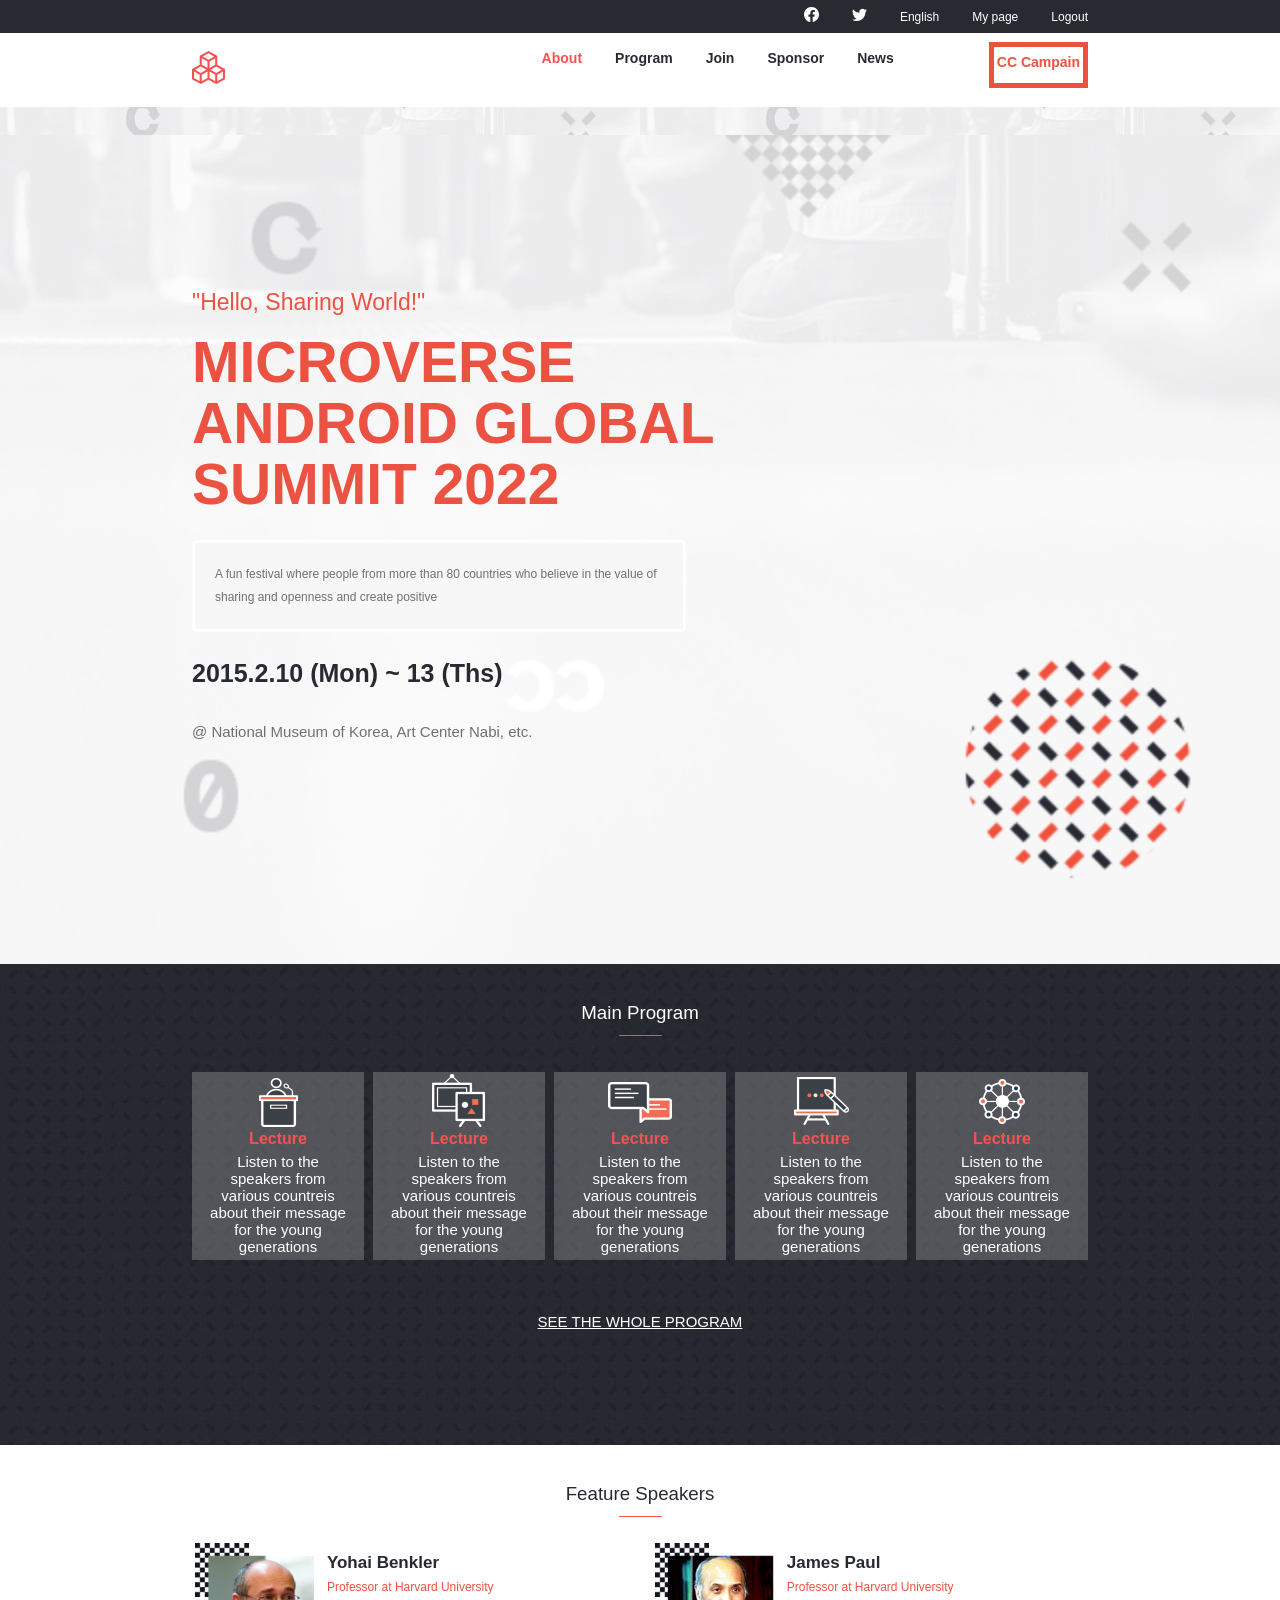
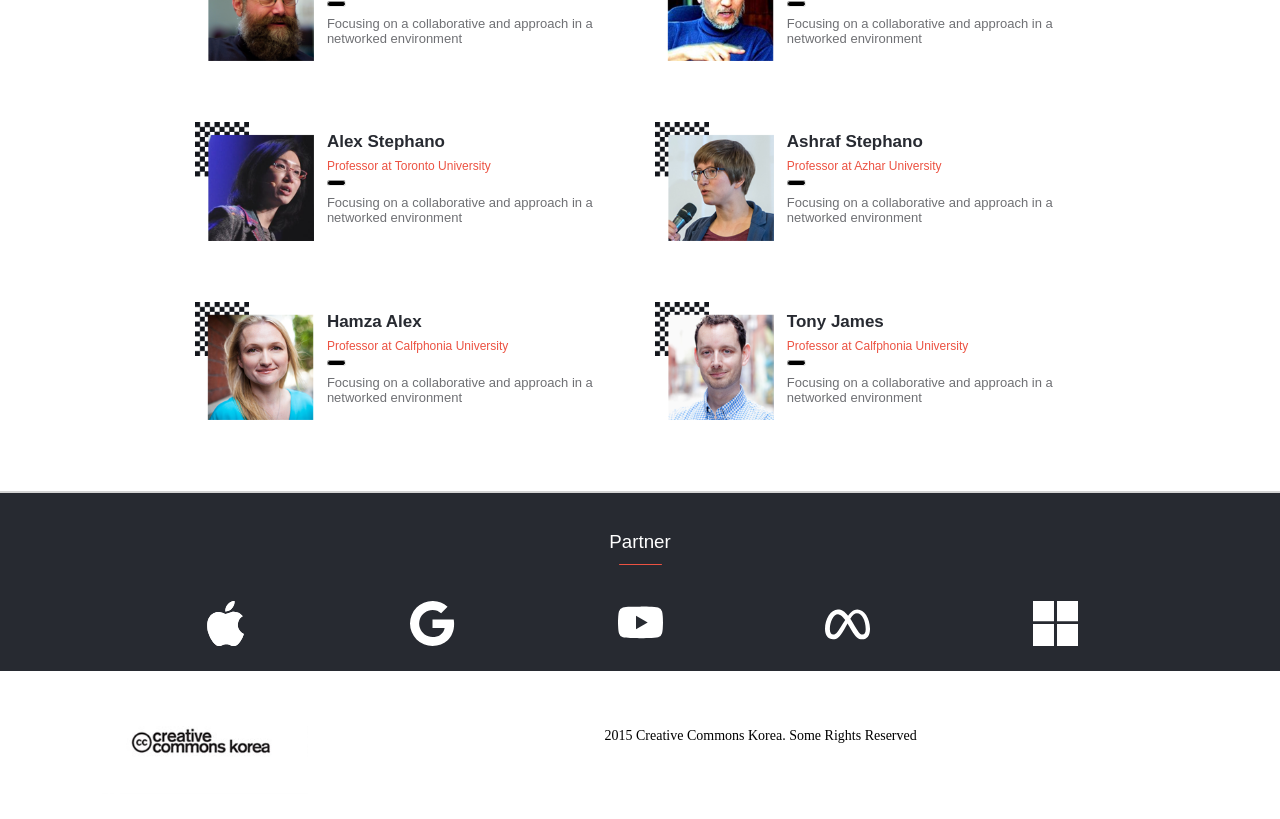
<file: index.html>
<!DOCTYPE html>
<html lang="en">
<head>
    <meta charset="UTF-8">
    <meta http-equiv="X-UA-Compatible" content="IE=edge">
    <meta name="viewport" content="width=device-width, initial-scale=1.0">
    <link rel="stylesheet" href="style.css">
    <link
      rel="stylesheet"
      href="https://use.fontawesome.com/releases/v5.13.0/css/all.css"
      integrity="sha384-Bfad6CLCknfcloXFOyFnlgtENryhrpZCe29RTifKEixXQZ38WheV+i/6YWSzkz3V"
      crossorigin="anonymous"
    />
    <script src="app.js" defer></script>
    <title>Summits-Home</title>
</head>
<body>
    <header>
        <div class="social-links">
            <ul class="nav-menu-social">
                <li><a href="#" class="menu-item-link first">
                    <svg xmlns="http://www.w3.org/2000/svg" width="15" height="15" fill="currentColor" class="bi bi-facebook" viewBox="0 0 16 16">
                    <path d="M16 8.049c0-4.446-3.582-8.05-8-8.05C3.58 0-.002 3.603-.002 8.05c0 4.017 2.926 7.347 6.75 7.951v-5.625h-2.03V8.05H6.75V6.275c0-2.017 1.195-3.131 3.022-3.131.876 0 1.791.157 1.791.157v1.98h-1.009c-.993 0-1.303.621-1.303 1.258v1.51h2.218l-.354 2.326H9.25V16c3.824-.604 6.75-3.934 6.75-7.951z"/>
                  </svg></a></li>
                <li><a href="#" class="menu-item-link">
                    <svg xmlns="http://www.w3.org/2000/svg" width="15" height="15" fill="#fff" class="bi bi-twitter" viewBox="0 0 16 16">
                        <path d="M5.026 15c6.038 0 9.341-5.003 9.341-9.334 0-.14 0-.282-.006-.422A6.685 6.685 0 0 0 16 3.542a6.658 6.658 0 0 1-1.889.518 3.301 3.301 0 0 0 1.447-1.817 6.533 6.533 0 0 1-2.087.793A3.286 3.286 0 0 0 7.875 6.03a9.325 9.325 0 0 1-6.767-3.429 3.289 3.289 0 0 0 1.018 4.382A3.323 3.323 0 0 1 .64 6.575v.045a3.288 3.288 0 0 0 2.632 3.218 3.203 3.203 0 0 1-.865.115 3.23 3.23 0 0 1-.614-.057 3.283 3.283 0 0 0 3.067 2.277A6.588 6.588 0 0 1 .78 13.58a6.32 6.32 0 0 1-.78-.045A9.344 9.344 0 0 0 5.026 15z"/>
                      </svg>
                </a></li>
                <li><a href="#" class="menu-item-link">English</a></li>
                <li><a href="#" class="menu-item-link">My page</a></li>
                <li><a href="#" class="menu-item-link">Logout</a></li>

            </ul>
            </div>
        <nav>
            <h3 class="logo"><a href="index.html">
                <svg xmlns="http://www.w3.org/2000/svg" width="33" height="33" fill="currentColor" class="bi bi-boxes" viewBox="0 0 16 16">
                    <path d="M7.752.066a.5.5 0 0 1 .496 0l3.75 2.143a.5.5 0 0 1 .252.434v3.995l3.498 2A.5.5 0 0 1 16 9.07v4.286a.5.5 0 0 1-.252.434l-3.75 2.143a.5.5 0 0 1-.496 0l-3.502-2-3.502 2.001a.5.5 0 0 1-.496 0l-3.75-2.143A.5.5 0 0 1 0 13.357V9.071a.5.5 0 0 1 .252-.434L3.75 6.638V2.643a.5.5 0 0 1 .252-.434L7.752.066ZM4.25 7.504 1.508 9.071l2.742 1.567 2.742-1.567L4.25 7.504ZM7.5 9.933l-2.75 1.571v3.134l2.75-1.571V9.933Zm1 3.134 2.75 1.571v-3.134L8.5 9.933v3.134Zm.508-3.996 2.742 1.567 2.742-1.567-2.742-1.567-2.742 1.567Zm2.242-2.433V3.504L8.5 5.076V8.21l2.75-1.572ZM7.5 8.21V5.076L4.75 3.504v3.134L7.5 8.21ZM5.258 2.643 8 4.21l2.742-1.567L8 1.076 5.258 2.643ZM15 9.933l-2.75 1.571v3.134L15 13.067V9.933ZM3.75 14.638v-3.134L1 9.933v3.134l2.75 1.571Z"/>
                  </svg>
            </a></h3>
            <div class="menu-options">
            <ul class="nav-menu">
                <li><a href="about.html" class="menu-item-link first">About</a></li>
                <li><a href="#" class="menu-item-link">Program</a></li>
                <li><a href="#" class="menu-item-link">Join</a></li>
                <li><a href="#" class="menu-item-link">Sponsor</a></li>
                <li><a href="#" class="menu-item-link">News</a></li>

            </ul>
            <a class="last-li">CC Campain</a>
            </div>
            <svg class="hamburger" width="65" height="65" viewBox="0 0 40 40" fill="none" xmlns="http://www.w3.org/2000/svg">
                <path fill-rule="evenodd" clip-rule="evenodd" d="M11 15C11 14.4477 11.4477 14 12 14H28C28.5523 14 29 14.4477 29 15C29 15.5523 28.5523 16 28 16H12C11.4477 16 11 15.5523 11 15ZM11 20C11 19.4477 11.4477 19 12 19L28 19C28.5523 19 29 19.4477 29 20C29 20.5523 28.5523 21 28 21L12 21C11.4477 21 11 20.5523 11 20ZM12 24C11.4477 24 11 24.4477 11 25C11 25.5523 11.4477 26 12 26H28C28.5523 26 29 25.5523 29 25C29 24.4477 28.5523 24 28 24H12Z" fill="#4A3E3B"/>
            </svg>   
        </nav>
    </header>
    <section id="menu">
       <div class="btn-container">
        <svg class="close-btn" width="24" height="24" viewBox="0 0 24 24" fill="none" xmlns="http://www.w3.org/2000/svg">
            <path fill-rule="evenodd" clip-rule="evenodd" d="M5.29289 5.29289C5.68342 4.90237 6.31658 4.90237 6.70711 5.29289L12 10.5858L17.2929 5.29289C17.6834 4.90237 18.3166 4.90237 18.7071 5.29289C19.0976 5.68342 19.0976 6.31658 18.7071 6.70711L13.4142 12L18.7071 17.2929C19.0976 17.6834 19.0976 18.3166 18.7071 18.7071C18.3166 19.0976 17.6834 19.0976 17.2929 18.7071L12 13.4142L6.70711 18.7071C6.31658 19.0976 5.68342 19.0976 5.29289 18.7071C4.90237 18.3166 4.90237 17.6834 5.29289 17.2929L10.5858 12L5.29289 6.70711C4.90237 6.31658 4.90237 5.68342 5.29289 5.29289Z" fill="white"/>
        </svg>
       </div>
    
        <ul class="nav-menu-pop">
            <li class="menu-item"><a href="about.html">About</a></li>
            <li class="menu-item"><a href="#">Program</a></li>
            <li class="menu-item"><a href="#">Sponsor</a></li>
            <li class="menu-item"><a href="#">News</a></li>
        </ul>
    </section>
    <section class="main">
            <p class="main-sub-title">"Hello, Sharing World!"</p>
            <h1 class="main-title ">MICROVERSE ANDROID GLOBAL SUMMIT 2022</h1>
            <p class="main-decription">
                A fun festival where people from more than 80 countries who believe in the value of sharing and openness and create positive
            </p>
            <h2 class="schedule">2015.2.10 (Mon) ~ 13 (Ths)</h2>
            <p class="place">@ National Museum of Korea, Art Center Nabi, etc.</p>
             
    </section>
    
     <section class="main-program">
        <h3 class="program-title">Main Program</h3>
        <div class="program-title-hr"></div>
        <div class="event-cards">
        <div class="event-card">
            <div class="program-icon"><img src="images/program_icon_01.png" alt="program icon"></div>
            <div class="program-title-card">Lecture</div>
            <div class="program-desc">Listen to the speakers from various countreis about their message for the young generations</div>
        </div>
       
        <div class="event-card">
            <div class="program-icon"><img src="images/program_icon_02.png" alt="program icon"></div>
            <div class="program-title-card">Lecture</div>
            <div class="program-desc">Listen to the speakers from various countreis about their message for the young generations</div>
        </div>
        <div class="event-card">
            <div class="program-icon"><img src="images/program_icon_03.png" alt="program icon"></div>
            <div class="program-title-card">Lecture</div>
            <div class="program-desc">Listen to the speakers from various countreis about their message for the young generations</div>
        </div>
        <div class="event-card">
            <div class="program-icon"><img src="images/program_icon_04.png"  alt="program icon"></div>
            <div class="program-title-card">Lecture</div>
            <div class="program-desc">Listen to the speakers from various countreis about their message for the young generations</div>
        </div>
        <div class="event-card">
            <div class="program-icon"><img src="images/program_icon_05.png" alt="program icon"></div>
            <div class="program-title-card">Lecture</div>
            <div class="program-desc">Listen to the speakers from various countreis about their message for the young generations</div>
        </div>
    </div>
        <button class="view-button">Join CC Global Summit 2015</button>
        <a class="see-all" href="#">SEE THE WHOLE PROGRAM</a>
     </section> 

     <section class="main-speakers">
        <h3 class="speakers-title">Feature Speakers</h3>
        <div class="program-title-hr"></div>
        <div class="speaker-cards">
        <div class="speakers-event-card">
            <div class="program-icon">
                <img src="images/speaker1.png" alt="Speaker's Image" class="speaker-img">
            </div>
            <div class="speakers-desc">
                <b class="speakers-item-title">Yohai Benkler</b>
                <p  class="speakers-item-sub-title">Professor at Harvard University</p>
                <hr class="speaker-title-hr">
                <p class="speakers-item-desc">Focusing on a collaborative and approach in a networked environment</p>
            </div>
        </div>
        <div class="speakers-event-card">
            <div class="program-icon">
                <img src="images/speaker2.png" alt="Speaker's Image" class="speaker-img">
            </div>
            <div class="speakers-desc">
                <b class="speakers-item-title">Kilnam Chon</b>
                <p  class="speakers-item-sub-title">Professor at Oxford University</p>
                <hr class="speaker-title-hr">
                <p class="speakers-item-desc">Focusing on a collaborative approach in a networked environment</p>
            </div>
        </div>
        <div class="speaker-cards">
        </div>
       <button class="more-speaker-button">
        <span>MORE</span>
        <svg class="mt" width="21" height="21" viewBox="0 0 24 24" fill="none" xmlns="http://www.w3.org/2000/svg">
            <path fill-rule="evenodd" clip-rule="evenodd" d="M5.29289 8.29289C5.68342 7.90237 6.31658 7.90237 6.70711 8.29289L12 13.5858L17.2929 8.29289C17.6834 7.90237 18.3166 7.90237 18.7071 8.29289C19.0976 8.68342 19.0976 9.31658 18.7071 9.70711L12.7071 15.7071C12.3166 16.0976 11.6834 16.0976 11.2929 15.7071L5.29289 9.70711C4.90237 9.31658 4.90237 8.68342 5.29289 8.29289Z" fill="rgb(236, 82, 66)"/>
        </svg>
      </button>
       
     </section> 
     <section class="main-speakers-footer">
        <h3 class="speakers-title-footer">Partner</h3>
        <div class="program-title-hr-mid"></div>
        <div class="clients">
            
            <svg class="client-logo" xmlns="http://www.w3.org/2000/svg" width="76" height="76" fill="#fff" class="bi bi-apple" viewBox="0 0 16 16">
                <path d="M11.182.008C11.148-.03 9.923.023 8.857 1.18c-1.066 1.156-.902 2.482-.878 2.516.024.034 1.52.087 2.475-1.258.955-1.345.762-2.391.728-2.43Zm3.314 11.733c-.048-.096-2.325-1.234-2.113-3.422.212-2.189 1.675-2.789 1.698-2.854.023-.065-.597-.79-1.254-1.157a3.692 3.692 0 0 0-1.563-.434c-.108-.003-.483-.095-1.254.116-.508.139-1.653.589-1.968.607-.316.018-1.256-.522-2.267-.665-.647-.125-1.333.131-1.824.328-.49.196-1.422.754-2.074 2.237-.652 1.482-.311 3.83-.067 4.56.244.729.625 1.924 1.273 2.796.576.984 1.34 1.667 1.659 1.899.319.232 1.219.386 1.843.067.502-.308 1.408-.485 1.766-.472.357.013 1.061.154 1.782.539.571.197 1.111.115 1.652-.105.541-.221 1.324-1.059 2.238-2.758.347-.79.505-1.217.473-1.282Z"/>
                <path d="M11.182.008C11.148-.03 9.923.023 8.857 1.18c-1.066 1.156-.902 2.482-.878 2.516.024.034 1.52.087 2.475-1.258.955-1.345.762-2.391.728-2.43Zm3.314 11.733c-.048-.096-2.325-1.234-2.113-3.422.212-2.189 1.675-2.789 1.698-2.854.023-.065-.597-.79-1.254-1.157a3.692 3.692 0 0 0-1.563-.434c-.108-.003-.483-.095-1.254.116-.508.139-1.653.589-1.968.607-.316.018-1.256-.522-2.267-.665-.647-.125-1.333.131-1.824.328-.49.196-1.422.754-2.074 2.237-.652 1.482-.311 3.83-.067 4.56.244.729.625 1.924 1.273 2.796.576.984 1.34 1.667 1.659 1.899.319.232 1.219.386 1.843.067.502-.308 1.408-.485 1.766-.472.357.013 1.061.154 1.782.539.571.197 1.111.115 1.652-.105.541-.221 1.324-1.059 2.238-2.758.347-.79.505-1.217.473-1.282Z"/>
              </svg>

              <svg class="client-logo" xmlns="http://www.w3.org/2000/svg" width="76" height="76" fill="#fff" class="bi bi-google" viewBox="0 0 16 16">
                <path d="M15.545 6.558a9.42 9.42 0 0 1 .139 1.626c0 2.434-.87 4.492-2.384 5.885h.002C11.978 15.292 10.158 16 8 16A8 8 0 1 1 8 0a7.689 7.689 0 0 1 5.352 2.082l-2.284 2.284A4.347 4.347 0 0 0 8 3.166c-2.087 0-3.86 1.408-4.492 3.304a4.792 4.792 0 0 0 0 3.063h.003c.635 1.893 2.405 3.301 4.492 3.301 1.078 0 2.004-.276 2.722-.764h-.003a3.702 3.702 0 0 0 1.599-2.431H8v-3.08h7.545z"/>
              </svg>

              <svg class="client-logo" xmlns="http://www.w3.org/2000/svg" width="76" height="76" fill="#fff" class="bi bi-youtube" viewBox="0 0 16 16">
                <path d="M8.051 1.999h.089c.822.003 4.987.033 6.11.335a2.01 2.01 0 0 1 1.415 1.42c.101.38.172.883.22 1.402l.01.104.022.26.008.104c.065.914.073 1.77.074 1.957v.075c-.001.194-.01 1.108-.082 2.06l-.008.105-.009.104c-.05.572-.124 1.14-.235 1.558a2.007 2.007 0 0 1-1.415 1.42c-1.16.312-5.569.334-6.18.335h-.142c-.309 0-1.587-.006-2.927-.052l-.17-.006-.087-.004-.171-.007-.171-.007c-1.11-.049-2.167-.128-2.654-.26a2.007 2.007 0 0 1-1.415-1.419c-.111-.417-.185-.986-.235-1.558L.09 9.82l-.008-.104A31.4 31.4 0 0 1 0 7.68v-.123c.002-.215.01-.958.064-1.778l.007-.103.003-.052.008-.104.022-.26.01-.104c.048-.519.119-1.023.22-1.402a2.007 2.007 0 0 1 1.415-1.42c.487-.13 1.544-.21 2.654-.26l.17-.007.172-.006.086-.003.171-.007A99.788 99.788 0 0 1 7.858 2h.193zM6.4 5.209v4.818l4.157-2.408L6.4 5.209z"/>
              </svg>

              <svg class="client-logo" xmlns="http://www.w3.org/2000/svg" width="76" height="76" fill="#fff" class="bi bi-meta" viewBox="0 0 16 16">
                <path fill-rule="evenodd" d="M8.217 5.243C9.145 3.988 10.171 3 11.483 3 13.96 3 16 6.153 16.001 9.907c0 2.29-.986 3.725-2.757 3.725-1.543 0-2.395-.866-3.924-3.424l-.667-1.123-.118-.197a54.944 54.944 0 0 0-.53-.877l-1.178 2.08c-1.673 2.925-2.615 3.541-3.923 3.541C1.086 13.632 0 12.217 0 9.973 0 6.388 1.995 3 4.598 3c.319 0 .625.039.924.122.31.086.611.22.913.407.577.359 1.154.915 1.782 1.714Zm1.516 2.224c-.252-.41-.494-.787-.727-1.133L9 6.326c.845-1.305 1.543-1.954 2.372-1.954 1.723 0 3.102 2.537 3.102 5.653 0 1.188-.39 1.877-1.195 1.877-.773 0-1.142-.51-2.61-2.87l-.937-1.565ZM4.846 4.756c.725.1 1.385.634 2.34 2.001A212.13 212.13 0 0 0 5.551 9.3c-1.357 2.126-1.826 2.603-2.581 2.603-.777 0-1.24-.682-1.24-1.9 0-2.602 1.298-5.264 2.846-5.264.091 0 .181.006.27.018Z"/>
              </svg>


              <svg class="client-logo" xmlns="http://www.w3.org/2000/svg" width="76" height="76" fill="#fff" class="bi bi-microsoft" viewBox="0 0 16 16">
                <path d="M7.462 0H0v7.19h7.462V0zM16 0H8.538v7.19H16V0zM7.462 8.211H0V16h7.462V8.211zm8.538 0H8.538V16H16V8.211z"/>
              </svg>
              
            
        </div>
       
     </section> 
     <section class="footer">
        <img src="images/mobile-footer-logo.png" alt="Company Logo">
        <div class="company-desc">2015 Creative Commons Korea. Some Rights Reserved</div>
       </section>
</body>
</html>
</file>
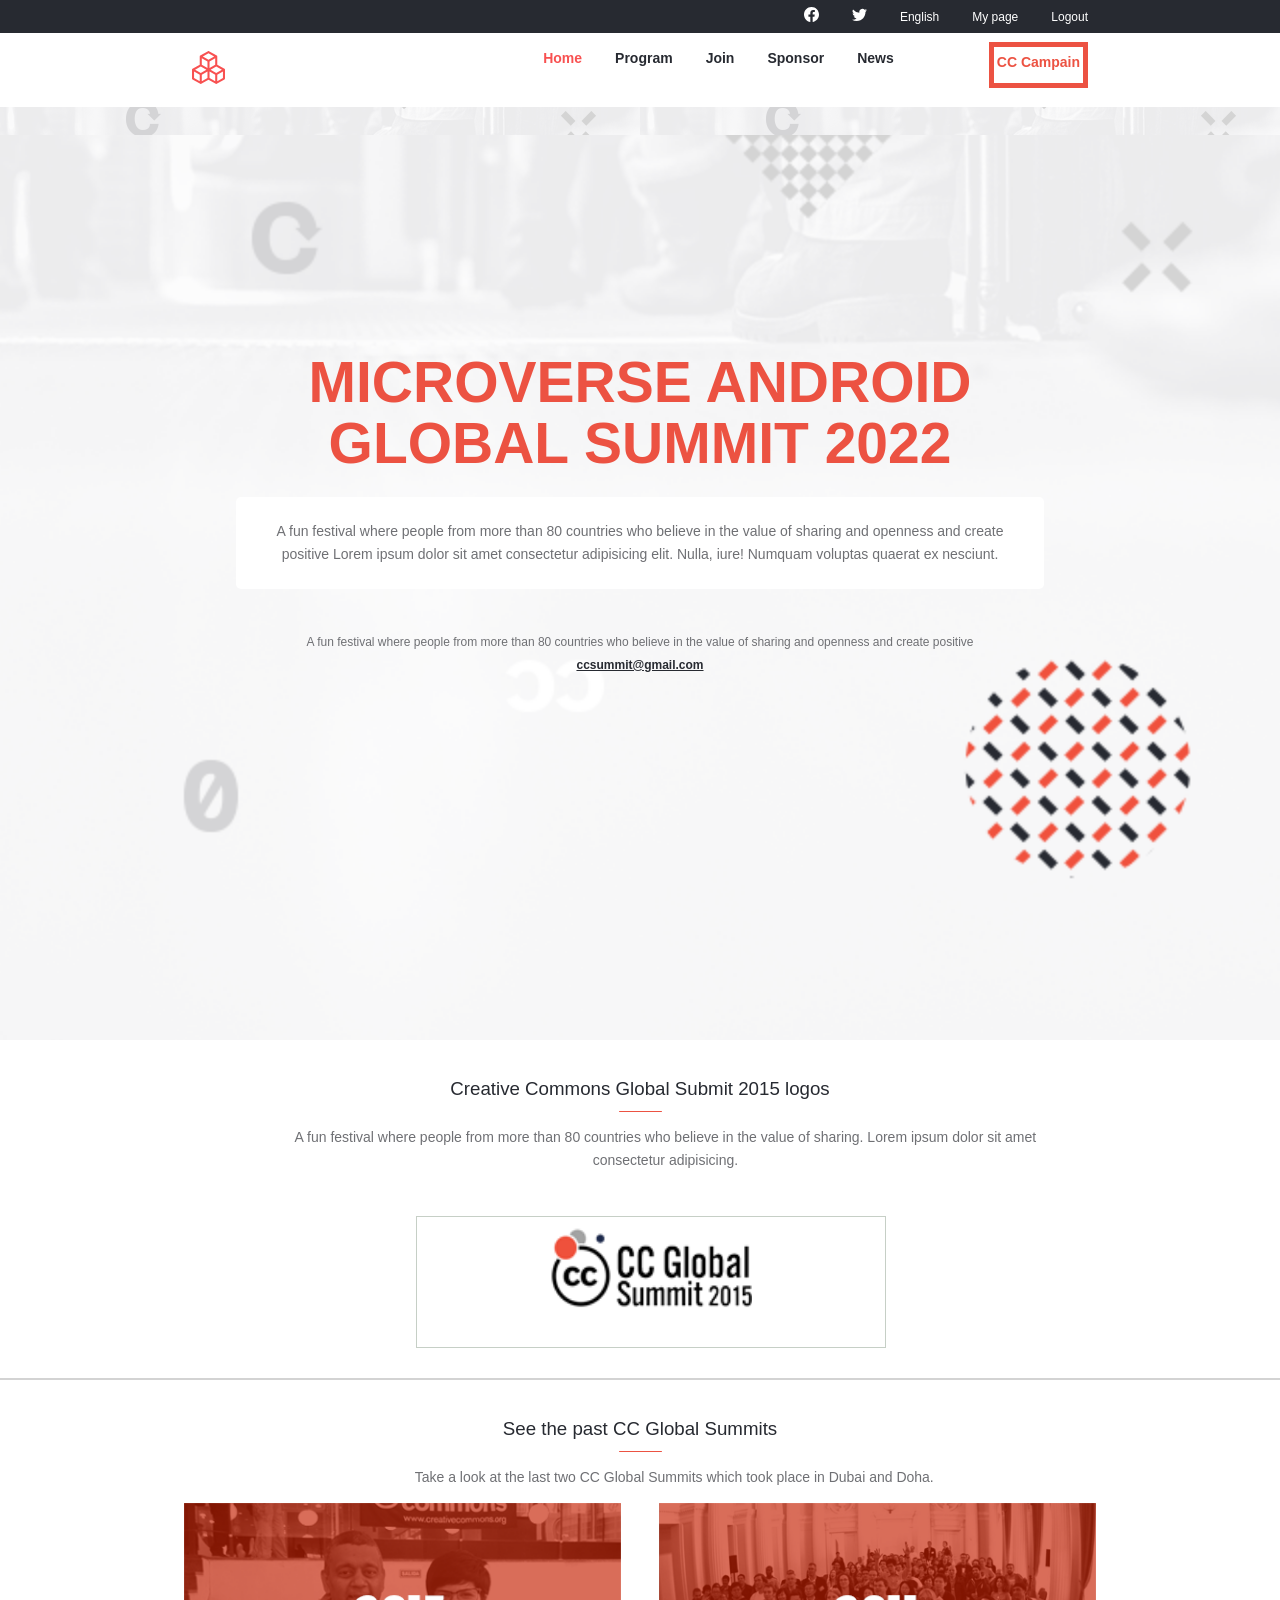
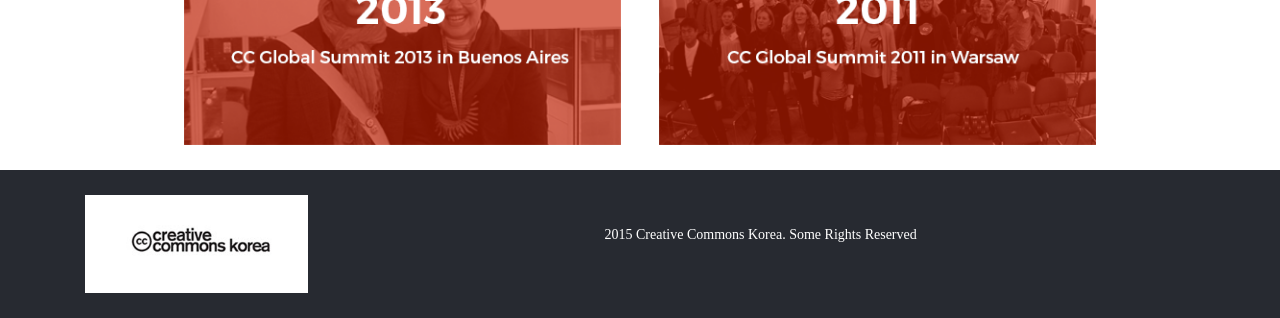
<file: about.html>
<!DOCTYPE html>
<html lang="en">
<head>
    <meta charset="UTF-8">
    <meta http-equiv="X-UA-Compatible" content="IE=edge">
    <meta name="viewport" content="width=device-width, initial-scale=1.0">
    <link rel="stylesheet" href="style.css">
    <link
    rel="stylesheet"
    href="https://use.fontawesome.com/releases/v5.13.0/css/all.css"
    integrity="sha384-Bfad6CLCknfcloXFOyFnlgtENryhrpZCe29RTifKEixXQZ38WheV+i/6YWSzkz3V"
    crossorigin="anonymous"
  />
    <script src="app.js" defer></script>
    <title>Summits-About</title>
</head>
<body>
    <header>
        <div class="social-links">
            <ul class="nav-menu-social">
                <li><a href="#" class="menu-item-link first">
                    <svg xmlns="http://www.w3.org/2000/svg" width="15" height="15" fill="currentColor" class="bi bi-facebook" viewBox="0 0 16 16">
                    <path d="M16 8.049c0-4.446-3.582-8.05-8-8.05C3.58 0-.002 3.603-.002 8.05c0 4.017 2.926 7.347 6.75 7.951v-5.625h-2.03V8.05H6.75V6.275c0-2.017 1.195-3.131 3.022-3.131.876 0 1.791.157 1.791.157v1.98h-1.009c-.993 0-1.303.621-1.303 1.258v1.51h2.218l-.354 2.326H9.25V16c3.824-.604 6.75-3.934 6.75-7.951z"/>
                  </svg></a></li>
                <li><a href="#" class="menu-item-link">
                    <svg xmlns="http://www.w3.org/2000/svg" width="15" height="15" fill="#fff" class="bi bi-twitter" viewBox="0 0 16 16">
                        <path d="M5.026 15c6.038 0 9.341-5.003 9.341-9.334 0-.14 0-.282-.006-.422A6.685 6.685 0 0 0 16 3.542a6.658 6.658 0 0 1-1.889.518 3.301 3.301 0 0 0 1.447-1.817 6.533 6.533 0 0 1-2.087.793A3.286 3.286 0 0 0 7.875 6.03a9.325 9.325 0 0 1-6.767-3.429 3.289 3.289 0 0 0 1.018 4.382A3.323 3.323 0 0 1 .64 6.575v.045a3.288 3.288 0 0 0 2.632 3.218 3.203 3.203 0 0 1-.865.115 3.23 3.23 0 0 1-.614-.057 3.283 3.283 0 0 0 3.067 2.277A6.588 6.588 0 0 1 .78 13.58a6.32 6.32 0 0 1-.78-.045A9.344 9.344 0 0 0 5.026 15z"/>
                      </svg>
                </a></li>
                <li><a href="#" class="menu-item-link">English</a></li>
                <li><a href="#" class="menu-item-link">My page</a></li>
                <li><a href="#" class="menu-item-link">Logout</a></li>

            </ul>
            </div>
        <nav>
            <h3 class="logo"><a href="index.html">
                <svg xmlns="http://www.w3.org/2000/svg" width="33" height="33" fill="currentColor" class="bi bi-boxes" viewBox="0 0 16 16">
                    <path d="M7.752.066a.5.5 0 0 1 .496 0l3.75 2.143a.5.5 0 0 1 .252.434v3.995l3.498 2A.5.5 0 0 1 16 9.07v4.286a.5.5 0 0 1-.252.434l-3.75 2.143a.5.5 0 0 1-.496 0l-3.502-2-3.502 2.001a.5.5 0 0 1-.496 0l-3.75-2.143A.5.5 0 0 1 0 13.357V9.071a.5.5 0 0 1 .252-.434L3.75 6.638V2.643a.5.5 0 0 1 .252-.434L7.752.066ZM4.25 7.504 1.508 9.071l2.742 1.567 2.742-1.567L4.25 7.504ZM7.5 9.933l-2.75 1.571v3.134l2.75-1.571V9.933Zm1 3.134 2.75 1.571v-3.134L8.5 9.933v3.134Zm.508-3.996 2.742 1.567 2.742-1.567-2.742-1.567-2.742 1.567Zm2.242-2.433V3.504L8.5 5.076V8.21l2.75-1.572ZM7.5 8.21V5.076L4.75 3.504v3.134L7.5 8.21ZM5.258 2.643 8 4.21l2.742-1.567L8 1.076 5.258 2.643ZM15 9.933l-2.75 1.571v3.134L15 13.067V9.933ZM3.75 14.638v-3.134L1 9.933v3.134l2.75 1.571Z"/>
                  </svg>
            </a></h3>
            <div class="menu-options">
            <ul class="nav-menu">
                <li><a href="index.html" class="menu-item-link first">Home</a></li>
                <li><a href="#" class="menu-item-link">Program</a></li>
                <li><a href="#" class="menu-item-link">Join</a></li>
                <li><a href="#" class="menu-item-link">Sponsor</a></li>
                <li><a href="#" class="menu-item-link">News</a></li>

            </ul>
            <a class="last-li">CC Campain</a>
        </div>
            <svg class="hamburger" width="65" height="65" viewBox="0 0 40 40" fill="none" xmlns="http://www.w3.org/2000/svg">
                <path fill-rule="evenodd" clip-rule="evenodd" d="M11 15C11 14.4477 11.4477 14 12 14H28C28.5523 14 29 14.4477 29 15C29 15.5523 28.5523 16 28 16H12C11.4477 16 11 15.5523 11 15ZM11 20C11 19.4477 11.4477 19 12 19L28 19C28.5523 19 29 19.4477 29 20C29 20.5523 28.5523 21 28 21L12 21C11.4477 21 11 20.5523 11 20ZM12 24C11.4477 24 11 24.4477 11 25C11 25.5523 11.4477 26 12 26H28C28.5523 26 29 25.5523 29 25C29 24.4477 28.5523 24 28 24H12Z" fill="#4A3E3B"/>
            </svg>   
        </nav>
    </header>
    <section id="menu">
        <div class="btn-container">
         <svg class="close-btn" width="24" height="24" viewBox="0 0 24 24" fill="none" xmlns="http://www.w3.org/2000/svg">
             <path fill-rule="evenodd" clip-rule="evenodd" d="M5.29289 5.29289C5.68342 4.90237 6.31658 4.90237 6.70711 5.29289L12 10.5858L17.2929 5.29289C17.6834 4.90237 18.3166 4.90237 18.7071 5.29289C19.0976 5.68342 19.0976 6.31658 18.7071 6.70711L13.4142 12L18.7071 17.2929C19.0976 17.6834 19.0976 18.3166 18.7071 18.7071C18.3166 19.0976 17.6834 19.0976 17.2929 18.7071L12 13.4142L6.70711 18.7071C6.31658 19.0976 5.68342 19.0976 5.29289 18.7071C4.90237 18.3166 4.90237 17.6834 5.29289 17.2929L10.5858 12L5.29289 6.70711C4.90237 6.31658 4.90237 5.68342 5.29289 5.29289Z" fill="white"/>
         </svg>
        </div>
     
         <ul class="nav-menu-pop">
             <li class="menu-item"><a href="index.html">Home</a></li>
             <li class="menu-item"><a href="#">Program</a></li>
             <li class="menu-item"><a href="#">Sponsor</a></li>
             <li class="menu-item"><a href="#">News</a></li>
         </ul>
     </section>
    <section class="main-about">
            <p class="main-about-sub-title">"Hello, Sharing World!"</p>
            <h1 class="main-about-title ">MICROVERSE ANDROID GLOBAL SUMMIT 2022</h1>
            <p class="main-about-decription">
                A fun festival where people from more than 80 countries who believe in the value of sharing and openness and create positive
                Lorem ipsum dolor sit amet consectetur adipisicing elit. Nulla, iure! Numquam voluptas quaerat ex nesciunt.
            </p>

            <p class="main-about-info">
                A fun festival where people from more than 80 countries who believe in the value of sharing and openness and create positive
                <br>
                <b class="email"><a href="#">ccsummit@gmail.com</a></b>
            </p>
            
           
             
    </section>

    <section class="main-speakers">
        <h3 class="speakers-title">Creative Commons Global Submit 2015 logos</h3>
        <div class="program-title-hr-mid"></div>
        <p class="main-about-desc-mid">
            A fun festival where people from more than 80 countries who believe in the value of sharing. Lorem ipsum dolor sit amet consectetur adipisicing.
        </p>
       <div class="img-container"><img src="images/about-logo.png" alt="logo" class="my-logo"></div> 
     </section> 
     <section class="main-speakers-event">
        <h3 class="speakers-title">See the past CC Global Summits</h3>
        <div class="program-title-hr-mid"></div>
        <p class="main-about-desc-mid">
            Take a look at the last two CC Global Summits which took place in Dubai and Doha.
        </p>
        <div class="events-about-imgs">
            <img class="events-about-img" src="images/about_2013.png" alt="2013 photo">
            <img class="events-about-img"  src="images/about_2011.png" alt="2011 photo">
        </div>
     </section> 
     <section class="main-speakers-footer-about">
        <h3 class="speakers-title-footer">Partner</h3>
        <div class="program-title-hr-mid"></div>
        <div class="clients">
            
            <svg class="client-logo" xmlns="http://www.w3.org/2000/svg" width="76" height="76" fill="#fff" class="bi bi-apple" viewBox="0 0 16 16">
                <path d="M11.182.008C11.148-.03 9.923.023 8.857 1.18c-1.066 1.156-.902 2.482-.878 2.516.024.034 1.52.087 2.475-1.258.955-1.345.762-2.391.728-2.43Zm3.314 11.733c-.048-.096-2.325-1.234-2.113-3.422.212-2.189 1.675-2.789 1.698-2.854.023-.065-.597-.79-1.254-1.157a3.692 3.692 0 0 0-1.563-.434c-.108-.003-.483-.095-1.254.116-.508.139-1.653.589-1.968.607-.316.018-1.256-.522-2.267-.665-.647-.125-1.333.131-1.824.328-.49.196-1.422.754-2.074 2.237-.652 1.482-.311 3.83-.067 4.56.244.729.625 1.924 1.273 2.796.576.984 1.34 1.667 1.659 1.899.319.232 1.219.386 1.843.067.502-.308 1.408-.485 1.766-.472.357.013 1.061.154 1.782.539.571.197 1.111.115 1.652-.105.541-.221 1.324-1.059 2.238-2.758.347-.79.505-1.217.473-1.282Z"/>
                <path d="M11.182.008C11.148-.03 9.923.023 8.857 1.18c-1.066 1.156-.902 2.482-.878 2.516.024.034 1.52.087 2.475-1.258.955-1.345.762-2.391.728-2.43Zm3.314 11.733c-.048-.096-2.325-1.234-2.113-3.422.212-2.189 1.675-2.789 1.698-2.854.023-.065-.597-.79-1.254-1.157a3.692 3.692 0 0 0-1.563-.434c-.108-.003-.483-.095-1.254.116-.508.139-1.653.589-1.968.607-.316.018-1.256-.522-2.267-.665-.647-.125-1.333.131-1.824.328-.49.196-1.422.754-2.074 2.237-.652 1.482-.311 3.83-.067 4.56.244.729.625 1.924 1.273 2.796.576.984 1.34 1.667 1.659 1.899.319.232 1.219.386 1.843.067.502-.308 1.408-.485 1.766-.472.357.013 1.061.154 1.782.539.571.197 1.111.115 1.652-.105.541-.221 1.324-1.059 2.238-2.758.347-.79.505-1.217.473-1.282Z"/>
              </svg>

              <svg class="client-logo" xmlns="http://www.w3.org/2000/svg" width="76" height="76" fill="#fff" class="bi bi-google" viewBox="0 0 16 16">
                <path d="M15.545 6.558a9.42 9.42 0 0 1 .139 1.626c0 2.434-.87 4.492-2.384 5.885h.002C11.978 15.292 10.158 16 8 16A8 8 0 1 1 8 0a7.689 7.689 0 0 1 5.352 2.082l-2.284 2.284A4.347 4.347 0 0 0 8 3.166c-2.087 0-3.86 1.408-4.492 3.304a4.792 4.792 0 0 0 0 3.063h.003c.635 1.893 2.405 3.301 4.492 3.301 1.078 0 2.004-.276 2.722-.764h-.003a3.702 3.702 0 0 0 1.599-2.431H8v-3.08h7.545z"/>
              </svg>

              <svg class="client-logo" xmlns="http://www.w3.org/2000/svg" width="76" height="76" fill="#fff" class="bi bi-youtube" viewBox="0 0 16 16">
                <path d="M8.051 1.999h.089c.822.003 4.987.033 6.11.335a2.01 2.01 0 0 1 1.415 1.42c.101.38.172.883.22 1.402l.01.104.022.26.008.104c.065.914.073 1.77.074 1.957v.075c-.001.194-.01 1.108-.082 2.06l-.008.105-.009.104c-.05.572-.124 1.14-.235 1.558a2.007 2.007 0 0 1-1.415 1.42c-1.16.312-5.569.334-6.18.335h-.142c-.309 0-1.587-.006-2.927-.052l-.17-.006-.087-.004-.171-.007-.171-.007c-1.11-.049-2.167-.128-2.654-.26a2.007 2.007 0 0 1-1.415-1.419c-.111-.417-.185-.986-.235-1.558L.09 9.82l-.008-.104A31.4 31.4 0 0 1 0 7.68v-.123c.002-.215.01-.958.064-1.778l.007-.103.003-.052.008-.104.022-.26.01-.104c.048-.519.119-1.023.22-1.402a2.007 2.007 0 0 1 1.415-1.42c.487-.13 1.544-.21 2.654-.26l.17-.007.172-.006.086-.003.171-.007A99.788 99.788 0 0 1 7.858 2h.193zM6.4 5.209v4.818l4.157-2.408L6.4 5.209z"/>
              </svg>

              <svg class="client-logo" xmlns="http://www.w3.org/2000/svg" width="76" height="76" fill="#fff" class="bi bi-meta" viewBox="0 0 16 16">
                <path fill-rule="evenodd" d="M8.217 5.243C9.145 3.988 10.171 3 11.483 3 13.96 3 16 6.153 16.001 9.907c0 2.29-.986 3.725-2.757 3.725-1.543 0-2.395-.866-3.924-3.424l-.667-1.123-.118-.197a54.944 54.944 0 0 0-.53-.877l-1.178 2.08c-1.673 2.925-2.615 3.541-3.923 3.541C1.086 13.632 0 12.217 0 9.973 0 6.388 1.995 3 4.598 3c.319 0 .625.039.924.122.31.086.611.22.913.407.577.359 1.154.915 1.782 1.714Zm1.516 2.224c-.252-.41-.494-.787-.727-1.133L9 6.326c.845-1.305 1.543-1.954 2.372-1.954 1.723 0 3.102 2.537 3.102 5.653 0 1.188-.39 1.877-1.195 1.877-.773 0-1.142-.51-2.61-2.87l-.937-1.565ZM4.846 4.756c.725.1 1.385.634 2.34 2.001A212.13 212.13 0 0 0 5.551 9.3c-1.357 2.126-1.826 2.603-2.581 2.603-.777 0-1.24-.682-1.24-1.9 0-2.602 1.298-5.264 2.846-5.264.091 0 .181.006.27.018Z"/>
              </svg>


              <svg class="client-logo" xmlns="http://www.w3.org/2000/svg" width="76" height="76" fill="#fff" class="bi bi-microsoft" viewBox="0 0 16 16">
                <path d="M7.462 0H0v7.19h7.462V0zM16 0H8.538v7.19H16V0zM7.462 8.211H0V16h7.462V8.211zm8.538 0H8.538V16H16V8.211z"/>
              </svg>
              
            
        </div>
       
     </section> 
     <section class="footer-about">
      <img src="images/mobile-footer-logo.png"  alt="Company logo">
      <div class="company-desc">2015 Creative Commons Korea. Some Rights Reserved</div>
     </section>
    
</body>
</html>
</file>
<file: style.css>
html,
body {
  height: 100%;
  box-sizing: border-box;
  padding: 0;
  margin: 0;
  background-image: url("images/main-home-bg.png");
  background-repeat: no-repeat;
  background-attachment: fixed;
  background-size: 100%;
}

nav {
  display: flex;
  justify-content: space-between;
  padding-left: 11px;
}

.see-all {
  display: none;
}

.nav-menu-social {
  display: none;
}

header {
  position: fixed;
  top: 0;
  left: 0;
  width: 100%;
  height: 10%;
  z-index: 2;
  overflow: hidden;
  background: url("images/main-home-bg.png");
  display: flex;
  flex-direction: column;
}

#menu {
  display: none;
  flex-direction: column;
  width: 100%;
  height: auto;
  position: fixed;
  left: 0;
  right: 0;
  top: 0;
  bottom: 0;
  background: rgba(236, 82, 66, 0.9);
  backdrop-filter: blur(7px);
  z-index: 3;
}

.btn-container {
  display: flex;
  justify-content: flex-end;
  padding: 15px;
}

.email a {
  color: #272a31;
}

.nav-menu-pop {
  display: flex;
  list-style: none;
  flex-direction: column;
  gap: 15px;
}

.nav-menu-pop li {
  font-family: 'Poppins', sans-serif;
  font-style: normal;
  font-weight: 600;
  font-size: 32px;
  line-height: 44px;
  display: flex;
  align-items: center;
  color: #fff;
}

.nav-menu-pop li a {
  text-decoration: none;
  color: inherit;
}

.main {
  display: flex;
  flex-direction: column;
  height: 90%;
  justify-content: center;
  padding-left: 3%;
  padding-right: 5%;
  padding-bottom: 17px;
  margin-top: -35px;
  margin-bottom: -115px;
}

.main-about {
  display: flex;
  flex-direction: column;
  height: 90%;
  justify-content: center;
  align-items: center;
  padding-left: 3%;
  padding-right: 5%;
  padding-bottom: 17px;
  padding-top: 25px;
  gap: 13px;
}

.main-sub-title {
  font-family: "Lato", sans-serif;
  font-size: 23px;
  font-weight: 400;
  color: rgb(236, 82, 66);
  padding-block: 1px;
  margin: 0;
}

.main-about-sub-title {
  font-family: "Lato", sans-serif;
  font-size: 23px;
  font-weight: 400;
  color: rgb(236, 82, 66);
  padding-block: 1px;
  margin: 0;
}

.logo,
.menu-options {
  display: none;
}

.events-about-img {
  width: 100%;
}

.main-title {
  font-family: "Lato", sans-serif;
  font-size: 29px;
  font-weight: 900;
  line-height: 30px;
  color: rgb(236, 82, 66);
  margin: 0;
}

.main-about-title {
  font-family: "Lato", sans-serif;
  font-size: 25px;
  font-weight: 900;
  line-height: 30px;
  text-align: center;
  color: rgb(236, 82, 66);
  margin: 0;
}

.main-decription {
  background-color: rgb(247, 247, 247);
  border: 3px solid rgb(255, 255, 255);
  border-radius: 5px;
  width: 90%;
  padding: 20px;
  font-family: "Lato", sans-serif;
  color: rgb(111, 112, 116);
  margin-top: 10px;
  font-size: 14px;
  line-height: 23px;
}

.main-about-decription {
  background-color: rgb(255, 255, 255);
  border: 3px solid rgb(255, 255, 255);
  border-radius: 5px;
  width: 85%;
  padding: 20px;
  font-family: "Lato", sans-serif;
  color: rgb(111, 112, 116);
  margin-top: 10px;
  font-size: 14px;
  text-align: center;
  line-height: 23px;
}

.main-about-desc-mid {
  background-color: rgb(255, 255, 255);
  border: 3px solid rgb(255, 255, 255);
  border-radius: 5px;
  width: 85%;
  padding-inline: 20px;
  margin: 0;
  font-family: "Lato", sans-serif;
  color: rgb(111, 112, 116);
  font-size: 14px;
  text-align: center;
  line-height: 23px;
}

.main-about-info {
  font-family: "Lato", sans-serif;
  font-size: 12px;
  color: rgb(111, 112, 116);
  text-align: center;
  margin-top: 15px;
  line-height: 23px;
}

.my-logo {
  width: 70%;
}

.img-container {
  display: flex;
  width: 93%;
  border: 1px solid rgb(198, 207, 198);
  padding: 10px;
  height: 110px;
  margin-top: 30px;
  margin-bottom: 30px;
  justify-content: center;
}

.schedule {
  font-family: "Lato", sans-serif;
  font-size: 25px;
  font-weight: 650;
  color: #272a31;
  align-self: flex-start;
  padding-left: 3%;
  margin: 0;
}

.more-speaker {
  display: none;
}

.place {
  font-family: "Lato", sans-serif;
  font-size: 15px;
  color: rgb(111, 112, 116);
  align-self: flex-start;
  padding-left: 3%;
  font-weight: 500;
  margin: 0;
  margin-top: 3%;
}

.main-program {
  background-image: url("images/main-program-bg.jpg");
  display: flex;
  flex-direction: column;
  justify-content: flex-start;
  gap: 11px;
  padding-inline: 15px;
  padding-bottom: 9%;
}

.main-speakers {
  display: flex;
  flex-direction: column;
  justify-content: flex-start;
  gap: 11px;
  padding-inline: 15px;
  background: rgb(255, 255, 255);
  border-bottom: 2px solid rgb(111, 112, 116);
}

.main-speakers-event {
  display: flex;
  flex-direction: column;
  justify-content: flex-start;
  gap: 11px;
  padding-inline: 15px;
  background: rgb(255, 255, 255);
}

.program-title {
  font-family: "Lato", sans-serif;
  font-weight: 510;
  color: rgb(255, 255, 255);
  text-align: center;
  padding-top: 19px;
  margin-bottom: 0;
}

.speakers-title {
  font-family: "Lato", sans-serif;
  font-weight: 510;
  color: #272a31;
  text-align: center;
  padding-top: 19px;
  margin-bottom: 0;
}

.speakers-title-footer {
  font-family: "Lato", sans-serif;
  font-weight: 510;
  color: #fff;
  text-align: center;
  padding-top: 19px;
  margin-bottom: 0;
}

.program-title-hr {
  height: 1px;
  width: 43px;
  background-color: rgb(236, 82, 66);
  border-radius: 10px;
  margin-left: auto;
  margin-right: auto;
  margin-bottom: 25px;
}

.main-speakers-footer {
  display: flex;
  flex-direction: column;
  justify-content: flex-start;
  gap: 11px;
  padding-inline: 15px;
  background: #272a31;
}

.main-speakers-footer-about {
  display: flex;
  flex-direction: column;
  justify-content: flex-start;
  gap: 11px;
  padding-inline: 15px;
  background: #272a31;
}

.program-title-hr-mid {
  height: 1px;
  width: 43px;
  background-color: rgb(236, 82, 66);
  border-radius: 10px;
  margin-left: auto;
  margin-right: auto;
}

.event-card {
  display: flex;
  padding-inline: 3px;
  background: #b3b3b351;
  color: #fff;
  gap: 3%;
  padding-right: 12px;
  padding-left: 12px;
  height: 110px;
  transition: all 0.25s ease;
  margin-bottom: 3%;
}

.speakers-event-card {
  display: flex;
  padding-inline: 3px;
  color: #272a31;
  gap: 3%;
  height: 99px;
  margin-bottom: 15%;
}

.speakers-desc {
  display: flex;
  flex-direction: column;
  gap: 7px;
}

.speaker-title-hr {
  height: 4px;
  width: 17px;
  background-color: black;
  border-radius: 10px;
  margin: 0;
}

.speakers-item-title {
  margin: 0;
  font-family: "Lato", sans-serif;
  font-size: 17px;
  font-weight: 700;
  color: #272a31;
}

.speakers-item-sub-title {
  font-family: "Lato", sans-serif;
  font-size: 12px;
  font-weight: 400;
  color: rgb(236, 82, 66);
  margin: 0;
}

.speakers-item-desc {
  font-family: "Lato", sans-serif;
  font-size: 13px;
  color: rgb(111, 112, 116);
  padding-top: 2px;
  margin: 0;
}

.more-speaker-button {
  display: flex;
  width: 100%;
  padding-block: 17px;
  background: #fff;
  border: 1px solid rgb(111, 112, 116);
  border-radius: 5px;
  margin-bottom: 35px;
  justify-content: center;
  align-items: center;
  gap: 7px;
}

.speaker-img {
  width: 119px;
}

.program-icon,
.program-title-card,
.program-desc {
  display: flex;
  justify-content: center;
  align-items: center;
}

.program-title-card {
  font-family: "Lato", sans-serif;
  color: rgb(248, 81, 81);
  font-weight: 650;
}

.program-desc {
  font-family: "Lato", sans-serif;
  padding: 5px;
  text-align: justify;
  font-weight: 410;
  font-size: 15px;
}

.view-button {
  font-family: "Lato", sans-serif;
  color: rgb(255, 255, 255);
  background-color: rgb(236, 82, 66);
  padding: 23px;
  align-self: center;
  text-decoration: none;
  border: 0;
  margin-top: 15px;
}

.clients {
  display: flex;
  padding-block: 25px;
  padding-inline: 19px;
  justify-content: flex-start;
  gap: 35px;
  flex: wrap;
}

.footer {
  display: flex;
  justify-content: space-around;
  padding-block: 25px;
  background: #fff;
  gap: 10%;
}

.footer-about {
  display: flex;
  justify-content: space-around;
  padding-block: 25px;
  background: #fff;
  gap: 10%;
}

.company-info,
.company-desc {
  width: 45%;
}

.company-desc {
  padding-right: 15px;
  font-weight: 500;
  font-size: 14px;
  padding-top: 17px;
}

.client-logo {
  width: 25%;
}

@media (min-width: 768px) {
  .hamburger {
    display: none;
  }

  nav {
    padding-left: 15%;
    padding-right: 15%;
    background: #fff;
  }

  .menu-options {
    display: flex;
    gap: 95px;
  }

  .nav-menu {
    display: flex;
    gap: 33px;
    list-style-type: none;
  }

  .logo {
    font-family: 'Poppins', sans-serif;
    font-style: normal;
    font-weight: 700;
    font-size: 18px;
    display: flex;
    align-items: center;
    text-align: center;
    color: rgb(236, 82, 66);
  }

  .menu-item-link,
  .last-li {
    font-family: "Lato", sans-serif;
    font-size: 14px;
    font-weight: 700;
    text-decoration: none;
  }

  .menu-item-link {
    color: #272a31;
  }

  .first {
    color: rgb(248, 81, 81);
  }

  .last-li {
    border: 5px solid rgb(236, 82, 66);
    color: rgb(236, 82, 66);
    padding-block: 7px;
    padding-inline: 3px;
    margin-top: 9px;
    height: 30%;
  }

  .main,
  .main-about,
  .main-program,
  .main-speakers,
  .clients {
    padding-inline: 15%;
  }

  .main-program {
    align-items: center;
  }

  .main {
    width: 50%;
    height: 100%;
    margin: 0;
    gap: 15px;
    padding-bottom: 0;
    padding-top: 5%;
  }

  .schedule,
  .place {
    padding-left: 0;
  }

  .main-title {
    font-family: "Lato", sans-serif;
    font-size: 57px;
    font-weight: 770;
    line-height: 61px;
    color: rgb(236, 82, 66);
    margin: 0;
  }

  .main-decription {
    width: 70%;
    font-size: 12px;
  }

  .event-cards {
    display: flex;
    flex-direction: row;
    gap: 1%;
  }

  .event-card {
    display: flex;
    flex-direction: column;
    height: auto;
    justify-content: center;
  }

  .event-card:hover {
    border: 1px solid #fff;
  }

  .program-desc {
    text-align: center;
  }

  .view-button {
    display: none;
  }

  .see-all {
    display: flex;
    color: #fff;
    margin-top: 15px;
    font-family: "Lato", sans-serif;
    font-size: 15px;
  }

  .speakers-event-card {
    width: 48%;
    margin-bottom: 9%;
  }

  .speaker-cards {
    display: flex;
    flex-direction: row;
    flex-wrap: wrap;
    justify-content: space-between;
    align-items: center;
  }

  .more-speaker-button {
    display: none;
  }

  .client-logo {
    width: 45px;
    height: 45px;
  }

  .clients {
    justify-content: space-between;
  }

  .main-speakers-footer {
    margin-top: 0;
  }

  .company-desc {
    margin-top: 15px;
  }

  .logo a {
    color: rgb(248, 81, 81);
  }

  .more-speaker {
    display: flex;
  }

  .main-about-sub-title {
    display: none;
  }

  .main-about-title {
    font-family: "Lato", sans-serif;
    font-size: 57px;
    font-weight: 770;
    line-height: 61px;
    color: rgb(236, 82, 66);
    margin: 0;
    width: 75%;
  }

  .main-about {
    padding-block: 9%;
  }

  .my-logo {
    width: 45%;
    height: 75%;
  }

  .img-container {
    width: 50%;
    margin-left: 25%;
  }

  .main-speakers {
    border-bottom: 2px solid #d3d3d3;
  }

  .events-about-imgs {
    display: flex;
    flex: row;
    justify-content: center;
    gap: 3%;
    padding-bottom: 25px;
  }

  .events-about-img {
    width: 35%;
  }

  .main-about-desc-mid {
    padding-left: 10%;
  }

  .nav-menu-social {
    display: flex;
    gap: 33px;
    list-style-type: none;
    margin: 0;
    background: #272a31;
    padding-block: 7px;
    justify-content: flex-end;
    padding-inline: 15%;
  }

  .nav-menu-social li a {
    color: #fff;
    font-weight: 100;
    font-size: 12px;
  }

  header {
    height: 15%;
  }

  .main-speakers-footer-about {
    display: none;
  }

  .footer-about {
    background: #272a31;
    color: #fff;
  }
}
</file>
